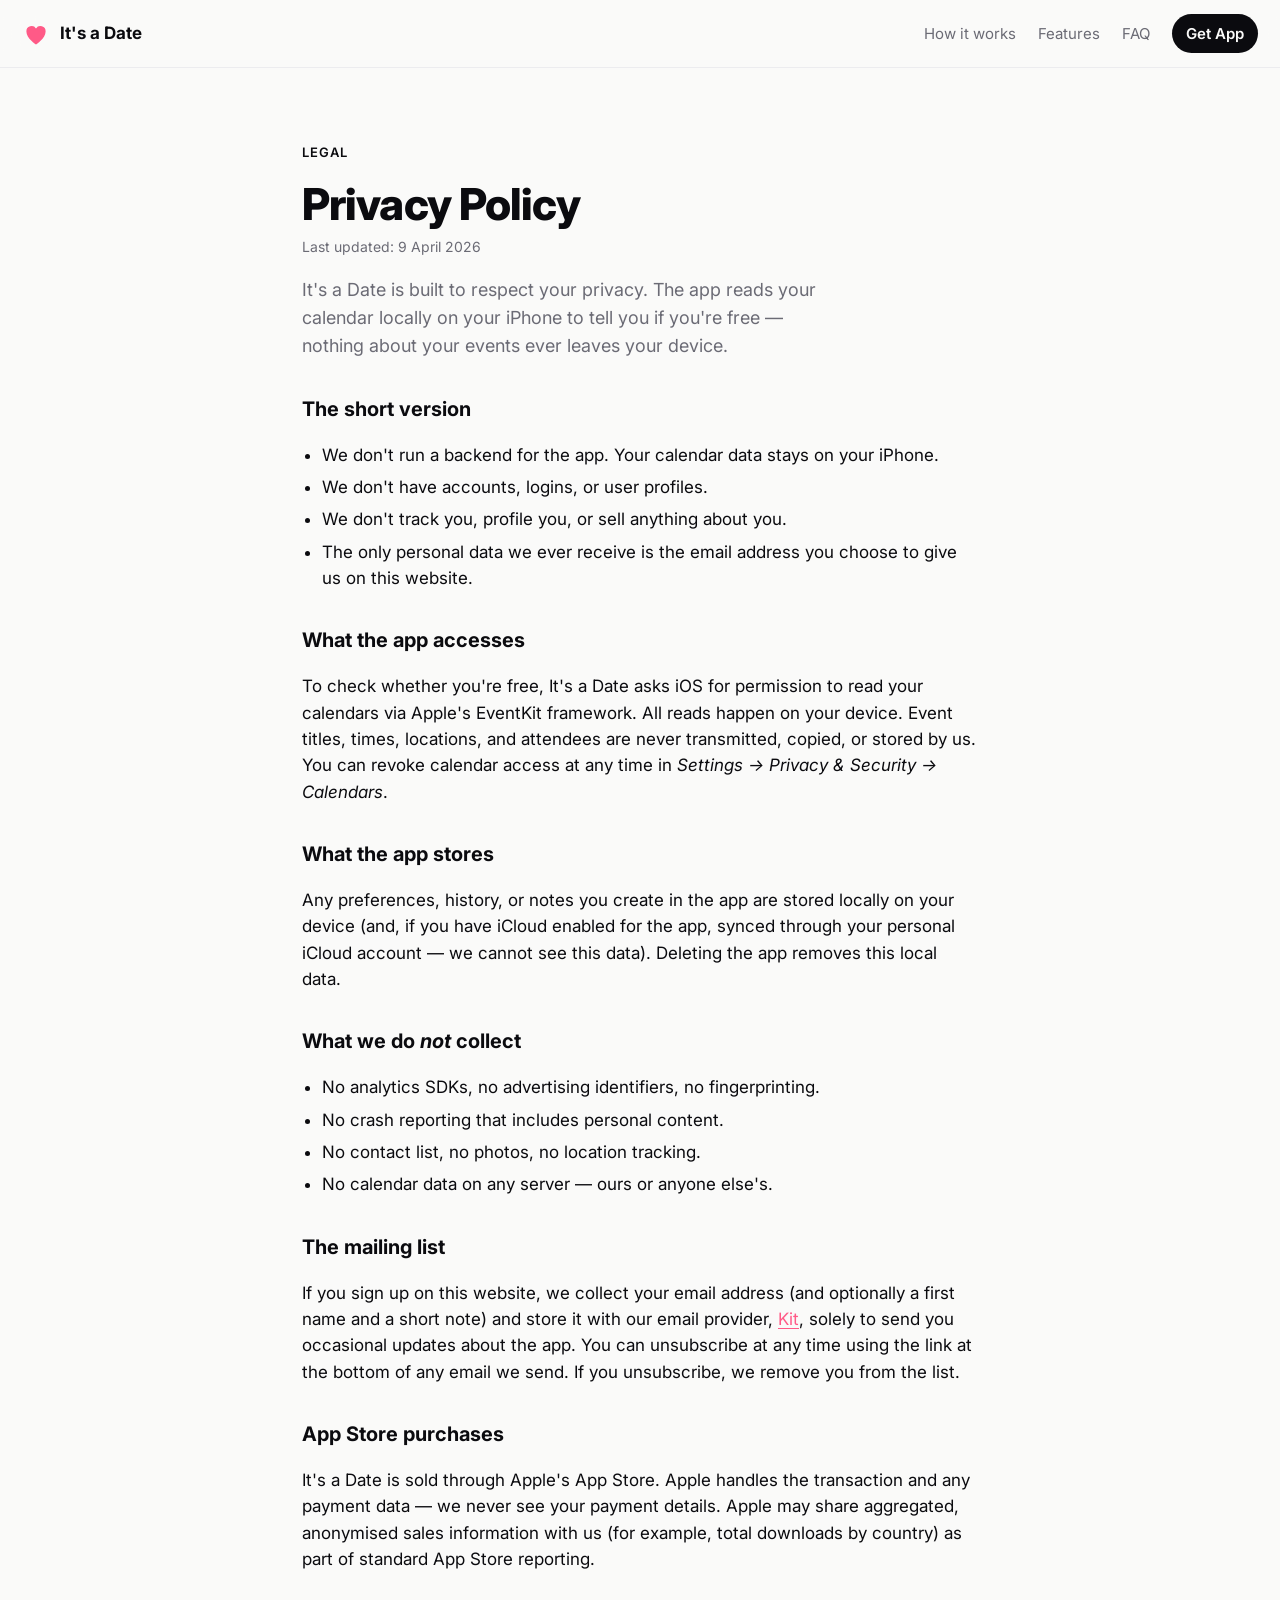
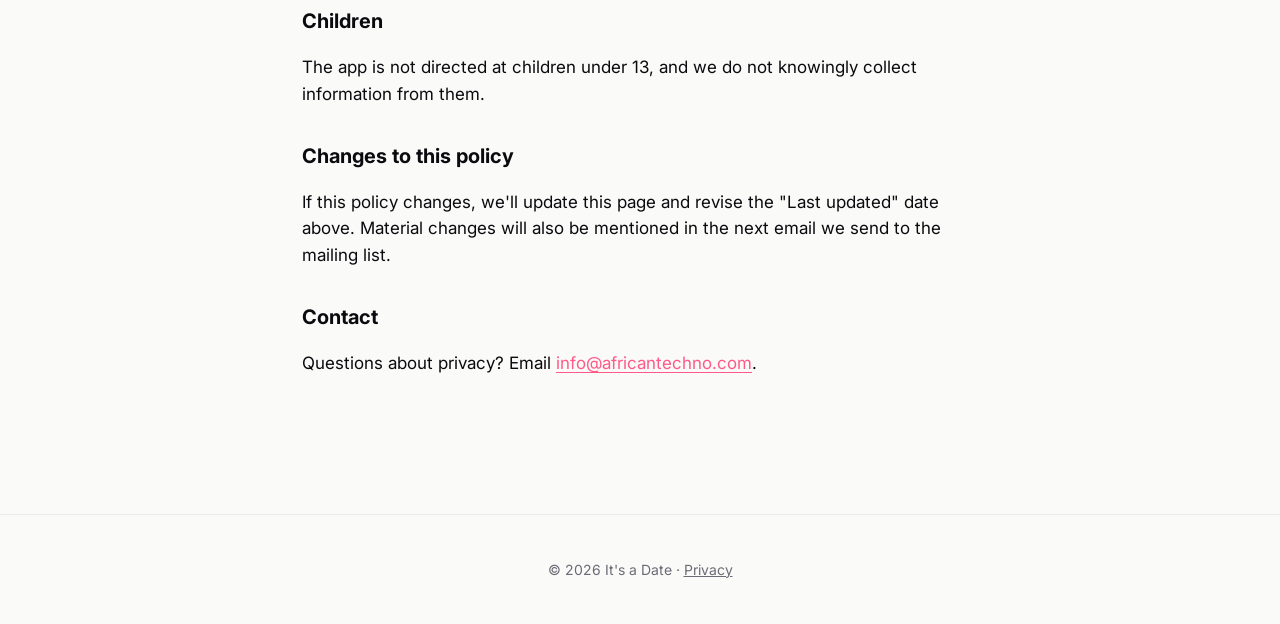
<file: privacy.html>
<!doctype html>
<html lang="en">
<head>
  <meta charset="utf-8" />
  <meta name="viewport" content="width=device-width, initial-scale=1, viewport-fit=cover" />
  <meta name="theme-color" content="#ff5a87" media="(prefers-color-scheme: light)" />
  <meta name="theme-color" content="#0b0b0f" media="(prefers-color-scheme: dark)" />
  <title>Privacy · It's a Date</title>
  <meta name="description" content="Privacy policy for It's a Date — a calendar-aware iPhone app that keeps your data on your device." />
  <meta name="robots" content="index,follow" />

  <link rel="preconnect" href="https://fonts.googleapis.com">
  <link rel="preconnect" href="https://fonts.gstatic.com" crossorigin>
  <link href="https://fonts.googleapis.com/css2?family=Inter:wght@400;500;600;700;800&display=swap" rel="stylesheet">

  <link rel="stylesheet" href="styles.css" />
  <link rel="icon" href="favicon.svg" type="image/svg+xml" />
</head>
<body>
  <header class="nav">
    <a class="brand" href="/" aria-label="It's a Date">
      <span class="brand-mark" aria-hidden="true">
        <svg viewBox="0 0 32 32" width="28" height="28"><path d="M16 28s-11-7.2-11-15a6 6 0 0 1 11-3.4A6 6 0 0 1 27 13c0 7.8-11 15-11 15z" fill="currentColor"/></svg>
      </span>
      <span class="brand-name">It's a Date</span>
    </a>
    <nav class="nav-links">
      <a href="/#how">How it works</a>
      <a href="/#features">Features</a>
      <a href="/#faq">FAQ</a>
      <a href="https://apps.apple.com/za/app/its-a-date-scheduler/id6761782557" class="nav-cta">Get App</a>
    </nav>
  </header>

  <main class="legal">
    <p class="eyebrow">Legal</p>
    <h1>Privacy Policy</h1>
    <p class="updated">Last updated: 9 April 2026</p>

    <p class="lede">
      It's a Date is built to respect your privacy. The app reads your calendar locally on your iPhone to tell you if you're free — nothing about your events ever leaves your device.
    </p>

    <h2>The short version</h2>
    <ul>
      <li>We don't run a backend for the app. Your calendar data stays on your iPhone.</li>
      <li>We don't have accounts, logins, or user profiles.</li>
      <li>We don't track you, profile you, or sell anything about you.</li>
      <li>The only personal data we ever receive is the email address you choose to give us on this website.</li>
    </ul>

    <h2>What the app accesses</h2>
    <p>
      To check whether you're free, It's a Date asks iOS for permission to read your calendars via Apple's EventKit framework. All reads happen on your device. Event titles, times, locations, and attendees are never transmitted, copied, or stored by us. You can revoke calendar access at any time in <em>Settings → Privacy &amp; Security → Calendars</em>.
    </p>

    <h2>What the app stores</h2>
    <p>
      Any preferences, history, or notes you create in the app are stored locally on your device (and, if you have iCloud enabled for the app, synced through your personal iCloud account — we cannot see this data). Deleting the app removes this local data.
    </p>

    <h2>What we do <em>not</em> collect</h2>
    <ul>
      <li>No analytics SDKs, no advertising identifiers, no fingerprinting.</li>
      <li>No crash reporting that includes personal content.</li>
      <li>No contact list, no photos, no location tracking.</li>
      <li>No calendar data on any server — ours or anyone else's.</li>
    </ul>

    <h2>The mailing list</h2>
    <p>
      If you sign up on this website, we collect your email address (and optionally a first name and a short note) and store it with our email provider, <a href="https://kit.com">Kit</a>, solely to send you occasional updates about the app. You can unsubscribe at any time using the link at the bottom of any email we send. If you unsubscribe, we remove you from the list.
    </p>

    <h2>App Store purchases</h2>
    <p>
      It's a Date is sold through Apple's App Store. Apple handles the transaction and any payment data — we never see your payment details. Apple may share aggregated, anonymised sales information with us (for example, total downloads by country) as part of standard App Store reporting.
    </p>

    <h2>Children</h2>
    <p>
      The app is not directed at children under 13, and we do not knowingly collect information from them.
    </p>

    <h2>Changes to this policy</h2>
    <p>
      If this policy changes, we'll update this page and revise the "Last updated" date above. Material changes will also be mentioned in the next email we send to the mailing list.
    </p>

    <h2>Contact</h2>
    <p>
      Questions about privacy? Email <a href="mailto:info@africantechno.com">info@africantechno.com</a>.
    </p>
  </main>

  <footer>
    <p>© <span id="year"></span> It's a Date · <a href="/privacy.html">Privacy</a></p>
  </footer>

  <script>document.getElementById('year').textContent = new Date().getFullYear();</script>
</body>
</html>
</file>
<file: styles.css>
:root {
  --bg: #fafaf9;
  --fg: #0b0b0f;
  --muted: #6b6b75;
  --line: #ececef;
  --card: #ffffff;
  --accent: #ff5a87;
  --accent-2: #ff7a5a;
  --success: #18b266;
  --radius: 18px;
  --radius-sm: 12px;
  --max: 1120px;
  --shadow: 0 10px 30px -12px rgba(20, 20, 30, 0.12);
}

@media (prefers-color-scheme: dark) {
  :root {
    --bg: #0b0b0f;
    --fg: #f4f4f6;
    --muted: #9b9ba5;
    --line: #1d1d22;
    --card: #131318;
    --shadow: 0 10px 40px -16px rgba(0, 0, 0, 0.6);
  }
}

* { box-sizing: border-box; }
html, body {
  margin: 0; padding: 0;
  background: var(--bg);
  color: var(--fg);
  font-family: 'Inter', -apple-system, BlinkMacSystemFont, 'SF Pro Text', system-ui, sans-serif;
  font-size: 17px;
  line-height: 1.55;
  -webkit-font-smoothing: antialiased;
}
body { overflow-x: hidden; }
html { scroll-behavior: smooth; }
a { color: inherit; text-decoration: none; }
a, button, input, textarea, summary { -webkit-tap-highlight-color: rgba(255, 90, 135, 0.18); }

.skip-link {
  position: absolute;
  left: 18px;
  top: 14px;
  z-index: 100;
  padding: 10px 14px;
  border-radius: 999px;
  background: var(--fg);
  color: var(--bg);
  transform: translateY(-140%);
  transition: transform .15s ease;
}
.skip-link:focus-visible { transform: translateY(0); }

a:focus-visible,
button:focus-visible,
summary:focus-visible,
.seg label:has(input:focus-visible) {
  outline: 3px solid color-mix(in srgb, var(--accent) 50%, white);
  outline-offset: 3px;
}

#how,
#features,
#faq,
#updates-form {
  scroll-margin-top: 96px;
}

.appstore-badge { display: inline-block; margin: 18px 0 8px; transition: transform .15s ease, opacity .15s ease; }
.appstore-badge:hover { transform: translateY(-1px); opacity: .9; }
.appstore-badge img { display: block; height: 52px; width: auto; }
.final-cta .appstore-badge img { height: 60px; }
.price-note { font-size: 15px; color: var(--muted); margin: 6px 0 0; }
.price-note strong { color: var(--fg); font-weight: 700; }
.final-cta .price-note { text-align: center; }

/* LEGAL PAGES */
.legal { max-width: 720px; margin: 40px auto 60px; padding: 30px 22px 60px; }
.legal h1 { font-size: clamp(32px, 5vw, 44px); margin: 6px 0 8px; letter-spacing: -0.02em; }
.legal h2 { font-size: 20px; margin: 34px 0 10px; }
.legal p, .legal li { color: var(--fg); }
.legal .lede { color: var(--muted); font-size: 18px; margin: 14px 0 8px; }
.legal .updated { color: var(--muted); font-size: 14px; margin: 0 0 18px; }
.legal ul { padding-left: 20px; }
.legal li { margin: 6px 0; }
.legal a { color: var(--accent); text-decoration: underline; text-underline-offset: 3px; }

/* NAV */
.nav {
  position: sticky; top: 0; z-index: 50;
  display: flex; align-items: center; justify-content: space-between;
  gap: 12px;
  padding: 14px 22px;
  backdrop-filter: saturate(180%) blur(16px);
  -webkit-backdrop-filter: saturate(180%) blur(16px);
  background: color-mix(in srgb, var(--bg) 80%, transparent);
  border-bottom: 1px solid var(--line);
}
.brand { display: flex; align-items: center; gap: 10px; font-weight: 700; min-width: 0; }
.brand-mark { color: var(--accent); display: inline-flex; }
.nav-links { display: flex; gap: 22px; align-items: center; font-size: 15px; flex-shrink: 0; }
.nav-links a { color: var(--muted); }
.nav-links a:hover { color: var(--fg); }
.nav-cta {
  background: var(--fg); color: var(--bg) !important;
  padding: 8px 14px; border-radius: 999px; font-weight: 600;
}
@media (max-width: 720px) {
  .nav-links a:not(.nav-cta) { display: none; }
}
@media (max-width: 420px) {
  .nav { padding: 12px 14px; }
  .brand-name { font-size: 18px; }
  .nav-cta { padding: 8px 12px; font-size: 14px; }
}

/* HERO */
.hero {
  max-width: var(--max);
  margin: 40px auto 24px;
  padding: 30px 22px 60px;
  display: grid;
  grid-template-columns: 1.15fr 0.85fr;
  gap: 60px;
  align-items: center;
}
@media (max-width: 920px) {
  .hero { grid-template-columns: 1fr; gap: 40px; }
  .hero-art { order: -1; }
}
.hero-inner,
.hero-art { min-width: 0; }
@media (max-width: 540px) {
  .hero { padding: 24px 16px 48px; }
  h1 { font-size: clamp(32px, 12vw, 44px); }
  .lede { font-size: 17px; }
}
.eyebrow {
  display: inline-block;
  font-size: 13px; font-weight: 600;
  color: var(--accent);
  text-transform: uppercase; letter-spacing: 0.08em;
  margin: 0 0 14px;
}
h1 {
  font-size: clamp(36px, 6vw, 64px);
  line-height: 1.04;
  letter-spacing: -0.025em;
  font-weight: 800;
  margin: 0 0 18px;
  text-wrap: balance;
}
.lede {
  font-size: 19px;
  color: var(--muted);
  max-width: 540px;
  margin: 0 0 28px;
}
.form-intro {
  margin: 16px 0 14px;
  color: var(--muted);
  font-size: 15px;
}

/* FORM */
.updates-form {
  background: var(--card);
  border: 1px solid var(--line);
  border-radius: var(--radius);
  padding: 22px;
  box-shadow: var(--shadow);
  display: grid; gap: 14px;
}
.row { display: grid; grid-template-columns: 1fr 1fr; gap: 12px; }
@media (max-width: 540px) { .row { grid-template-columns: 1fr; } }
.field { display: grid; gap: 6px; font-size: 14px; }
.field span, .field legend {
  font-weight: 600; color: var(--fg);
}
.field em { color: var(--muted); font-weight: 400; font-style: normal; }
.field input[type=text], .field input[type=email], .field textarea {
  font: inherit;
  background: var(--bg);
  color: var(--fg);
  border: 1px solid var(--line);
  border-radius: var(--radius-sm);
  padding: 12px 14px;
  outline: none;
  transition: border-color .15s, box-shadow .15s;
}
.field input:focus-visible, .field textarea:focus-visible {
  border-color: var(--accent);
  box-shadow: 0 0 0 4px color-mix(in srgb, var(--accent) 18%, transparent);
}
.segmented { border: none; padding: 0; margin: 0; }
.seg { display: flex; gap: 8px; flex-wrap: wrap; }
.seg label {
  flex: 1 1 140px;
  position: relative;
  border: 1px solid var(--line);
  border-radius: var(--radius-sm);
  padding: 12px 14px;
  cursor: pointer;
  background: var(--bg);
  font-weight: 500;
  text-align: center;
  transition: border-color .15s, background .15s;
}
.seg input { position: absolute; opacity: 0; pointer-events: none; }
.seg label:has(input:checked) {
  border-color: var(--accent);
  background: color-mix(in srgb, var(--accent) 8%, var(--bg));
  color: var(--fg);
}

/* BUTTONS */
.btn {
  display: inline-flex; align-items: center; justify-content: center;
  font: inherit; font-weight: 600;
  padding: 14px 20px;
  border-radius: var(--radius-sm);
  border: 1px solid transparent;
  cursor: pointer;
  transition: transform .1s, opacity .15s;
}
.btn:active { transform: scale(0.98); }
.btn.primary { background: var(--accent); color: white; }
.btn.primary:hover { opacity: 0.92; }
.btn.big { padding: 18px 28px; font-size: 18px; }
.btn.ghost { background: transparent; border-color: var(--line); color: var(--fg); padding: 12px 18px; }
.btn.ghost:hover { border-color: var(--accent); }

.privacy-note {
  font-size: 13px; color: var(--muted); margin: 4px 0 0; text-align: center;
}
.form-message {
  margin: 2px 0 0;
  text-align: center;
  font-size: 14px;
  color: #ff8aa8;
}

/* SUCCESS */
.success {
  background: var(--card);
  border: 1px solid var(--line);
  border-radius: var(--radius);
  padding: 30px;
  text-align: center;
  box-shadow: var(--shadow);
}
.check {
  width: 56px; height: 56px;
  border-radius: 50%;
  background: var(--success);
  color: white;
  display: inline-flex; align-items: center; justify-content: center;
  font-size: 28px; font-weight: 700;
  margin-bottom: 12px;
}
.check.small { width: 28px; height: 28px; font-size: 16px; }
.success h3 { margin: 0 0 6px; font-size: 22px; }
.success p { margin: 0; color: var(--muted); }

/* PHONE MOCK */
.hero-art { display: flex; justify-content: center; }
.phone {
  width: 280px; height: 580px;
  max-width: calc(100vw - 40px);
  background: linear-gradient(160deg, var(--accent), var(--accent-2));
  border-radius: 44px;
  padding: 14px;
  box-shadow: 0 30px 80px -30px rgba(255, 90, 135, 0.6);
  position: relative;
}
.phone:before {
  content: ""; position: absolute; top: 16px; left: 50%; transform: translateX(-50%);
  width: 100px; height: 28px; background: rgba(0,0,0,0.6); border-radius: 999px;
}
.phone-screen {
  background: var(--card);
  border-radius: 32px;
  height: 100%;
  padding: 60px 22px 22px;
  display: flex; flex-direction: column; gap: 16px;
}
.screen-title { font-size: 26px; font-weight: 800; letter-spacing: -0.02em; }
.screen-card {
  display: flex; align-items: center; gap: 14px;
  padding: 16px;
  border-radius: 16px;
  background: color-mix(in srgb, var(--accent) 8%, var(--bg));
  border: 1px solid color-mix(in srgb, var(--accent) 22%, var(--line));
}
.dot { width: 12px; height: 12px; border-radius: 50%; background: var(--accent); }
.line.strong { font-weight: 700; }
.line.muted { color: var(--muted); font-size: 13px; }
.screen-success {
  margin-top: auto;
  display: flex; flex-direction: column; align-items: center; gap: 10px;
  padding: 22px;
}

/* SECTIONS */
.section {
  max-width: var(--max);
  margin: 0 auto;
  padding: 80px 22px;
  border-top: 1px solid var(--line);
}
.section h2 {
  font-size: clamp(28px, 4vw, 40px);
  font-weight: 800;
  letter-spacing: -0.02em;
  margin: 0 0 36px;
}
.section-intro {
  max-width: 720px;
  margin: -18px 0 30px;
  color: var(--muted);
}

.steps {
  list-style: none; padding: 0; margin: 0;
  display: grid; gap: 20px;
  grid-template-columns: repeat(3, 1fr);
}
@media (max-width: 820px) { .steps { grid-template-columns: 1fr; } }
.steps li {
  background: var(--card);
  border: 1px solid var(--line);
  border-radius: var(--radius);
  padding: 26px;
}
.step-num {
  display: inline-flex; align-items: center; justify-content: center;
  width: 32px; height: 32px;
  border-radius: 999px;
  background: var(--fg); color: var(--bg);
  font-weight: 700; font-size: 14px;
  margin-bottom: 14px;
}
.steps h3 { margin: 0 0 6px; font-size: 19px; }
.steps p { margin: 0; color: var(--muted); }

.cards {
  display: grid;
  grid-template-columns: repeat(3, 1fr);
  gap: 16px;
}
@media (max-width: 820px) { .cards { grid-template-columns: 1fr 1fr; } }
@media (max-width: 540px) { .cards { grid-template-columns: 1fr; } }
.card {
  background: var(--card);
  border: 1px solid var(--line);
  border-radius: var(--radius);
  padding: 22px;
}
.card .ico { font-size: 26px; margin-bottom: 10px; }
.card h3 { margin: 0 0 6px; font-size: 17px; }
.card p { margin: 0; color: var(--muted); font-size: 15px; }

.split {
  display: grid;
  grid-template-columns: 1fr 1fr;
  gap: 20px;
}
@media (max-width: 820px) { .split { grid-template-columns: 1fr; } }
.split-card {
  background: var(--card);
  border: 1px solid var(--line);
  border-radius: var(--radius);
  padding: 30px;
}
.split-card h3 { margin: 0 0 8px; font-size: 22px; }
.split-card p { margin: 0 0 18px; color: var(--muted); }

.release-section {
  display: grid;
  gap: 28px;
}
.release-intro .lede {
  max-width: 720px;
  margin-bottom: 0;
}
.release-card {
  display: grid;
  grid-template-columns: 260px minmax(0, 1fr);
  gap: 24px;
  background: var(--card);
  border: 1px solid var(--line);
  border-radius: var(--radius);
  padding: 28px;
  box-shadow: var(--shadow);
}
@media (max-width: 820px) {
  .release-card {
    grid-template-columns: 1fr;
  }
}
.release-meta {
  display: grid;
  gap: 12px;
  align-content: start;
}
.release-pill {
  background: color-mix(in srgb, var(--accent) 8%, var(--bg));
  border: 1px solid color-mix(in srgb, var(--accent) 18%, var(--line));
  border-radius: var(--radius-sm);
  padding: 16px 18px;
}
.release-label {
  display: block;
  font-size: 12px;
  font-weight: 700;
  letter-spacing: 0.08em;
  text-transform: uppercase;
  color: var(--muted);
  margin-bottom: 8px;
}
.release-pill strong {
  font-size: 30px;
  letter-spacing: -0.03em;
}
.release-body {
  min-width: 0;
}
.release-kicker {
  margin: 0 0 12px;
  font-size: 14px;
  font-weight: 700;
  text-transform: uppercase;
  letter-spacing: 0.08em;
  color: var(--accent);
}
.release-notes {
  margin: 0;
  padding-left: 20px;
  color: var(--fg);
}
.release-notes li + li {
  margin-top: 8px;
}
.release-actions {
  display: flex;
  flex-wrap: wrap;
  align-items: center;
  gap: 14px;
  margin-top: 20px;
}
.release-source {
  margin: 0;
  font-size: 13px;
  color: var(--muted);
}

.faq { display: grid; gap: 10px; max-width: 760px; }
.faq details {
  background: var(--card);
  border: 1px solid var(--line);
  border-radius: var(--radius-sm);
  padding: 18px 22px;
}
.faq summary {
  cursor: pointer;
  font-weight: 600;
  list-style: none;
}
.faq summary::-webkit-details-marker { display: none; }
.faq summary::after {
  content: "+"; float: right; color: var(--muted); font-weight: 400;
}
.faq details[open] summary::after { content: "−"; }
.faq p { margin: 12px 0 0; color: var(--muted); }

.final-cta { text-align: center; }
.final-cta h2 { margin-bottom: 8px; }
.final-cta .lede { margin-left: auto; margin-right: auto; }
.final-cta .btn { margin: 22px 0 12px; }

footer {
  text-align: center;
  padding: 30px;
  color: var(--muted);
  font-size: 14px;
  border-top: 1px solid var(--line);
}
footer a { color: var(--muted); text-decoration: underline; }
</file>
